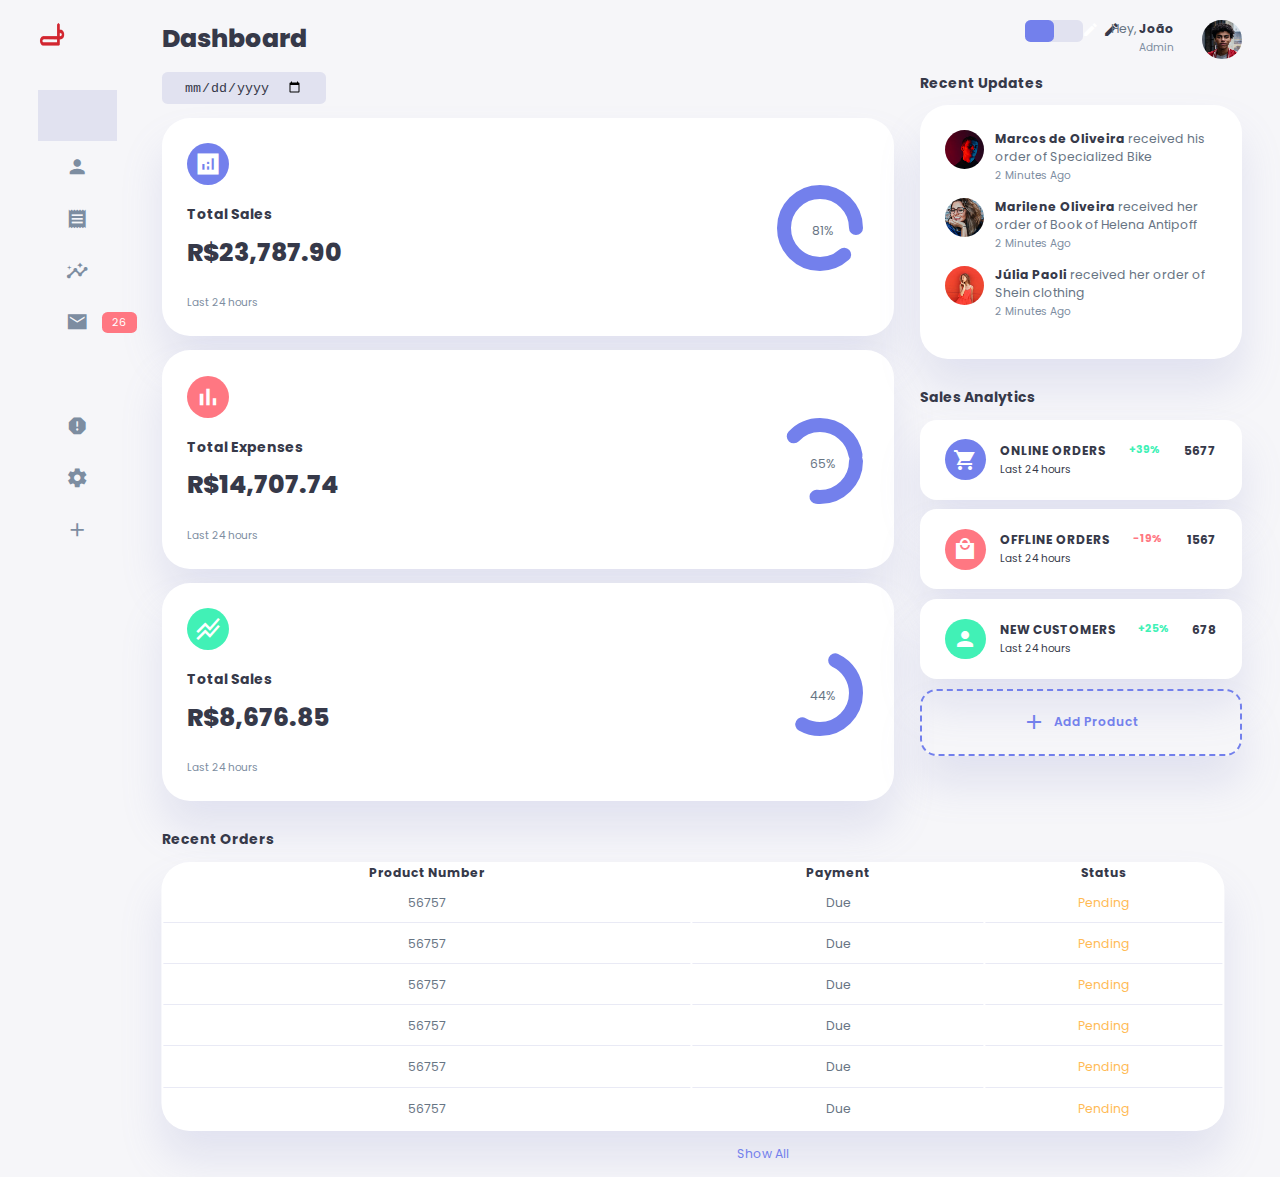
<file: index.html>
<!DOCTYPE html>
<html lang="pt-BR">

<head>
    <meta charset="UTF-8">
    <meta http-equiv="X-UA-Compatible" content="IE=edge">
    <meta name="viewport" content="width=device-width, initial-scale=1.0">

    <!-- MATERIAL ICONS -->
    <link href="https://fonts.googleapis.com/icon?family=Material+Icons+Sharp" rel="stylesheet">
    <!-- STYLE SHEET -->
    <link rel="stylesheet" href="./style/style.css">

    <title>Responsive Dashboard</title>

</head>

<body>
    <div class="container">
        <!-- ============== SIDEBAR V ==============-->
        <aside>
            <div class="top">
                <div class="logo">
                    <img src="./images/logo.png">
                    <h2>JP<span class="danger">SOFTWARES</span></h2>
                </div>
                <div class="close" id="close-btn">
                    <span class="material-icons-sharp">close</span>
                </div>
            </div>
            <div class="sidebar">
                <a href="#" class="active">
                    <span class="material-icons-sharp">grid_view</span>
                    <h3>Dashboard</h3>
                </a>
                <a href="#">
                    <span class="material-icons-sharp">person</span>
                    <h3>Customers</h3>
                </a>
                <a href="#">
                    <span class="material-icons-sharp">receipt</span>
                    <h3>Orders</h3>
                </a>
                <a href="#">
                    <span class="material-icons-sharp">insights</span>
                    <h3>Analytics</h3>
                </a>
                <a href="#">
                    <span class="material-icons-sharp">mail</span>
                    <h3>Messages</h3>
                    <span class="message-count">26</span>
                </a>
                <a href="#">
                    <span class="material-icons-sharp">inventory</span>
                    <h3>Products</h3>
                </a>
                <a href="#">
                    <span class="material-icons-sharp">report</span>
                    <h3>Reports</h3>
                </a>
                <a href="#">
                    <span class="material-icons-sharp">settings</span>
                    <h3>Settings</h3>
                </a>
                <a href="#">
                    <span class="material-icons-sharp">add</span>
                    <h3>Add Product</h3>
                </a>
                <a href="#">
                    <span class="material-icons-sharp">logout</span>
                    <h3>Logout</h3>
                </a>
            </div>
        </aside>
        <!-- ============== SIDEBAR END^ ==================== -->
        <main>
            <h1>Dashboard</h1>
            <div class="date">
                <input type="date">
            </div>
            <!-- ============== INSIGHTTS =================-->
            <!-- SALES -->
            <div class="insights">
                <div class="sales">
                    <span class="material-icons-sharp">analytics</span>
                    <div class="middle">
                        <div class="left">
                            <h3>Total Sales</h3>
                            <h1>R$23,787.90</h1>
                        </div>
                        <div class="progress">
                            <svg>
                                <circle cx="38" cy="38" r="36"></circle>
                            </svg>
                            <div class="number">
                                <p>81%</p>
                            </div>
                        </div>
                    </div>
                    <small class="text-muted">Last 24 hours</small>
                </div>
            <!-- EXPENSES -->
                <div class="expenses">
                    <span class="material-icons-sharp">bar_chart</span>
                    <div class="middle">
                        <div class="left">
                            <h3>Total Expenses</h3>
                            <h1>R$14,707.74</h1>
                        </div>
                        <div class="progress">
                            <svg>
                                <circle cx="38" cy="38" r="36"></circle>
                            </svg>
                            <div class="number">
                                <p>65%</p>
                            </div>
                        </div>
                    </div>
                    <small class="text-muted">Last 24 hours</small>
                </div>
            <!-- INCOME -->
                <div class="income">
                    <span class="material-icons-sharp">stacked_line_chart</span>
                    <div class="middle">
                        <div class="left">
                            <h3>Total Sales</h3>
                            <h1>R$8,676.85</h1>
                        </div>
                        <div class="progress">
                            <svg>
                                <circle cx="38" cy="38" r="36"></circle>
                            </svg>
                            <div class="number">
                                <p>44%</p>
                            </div>
                        </div>
                    </div>
                    <small class="text-muted">Last 24 hours</small>
                </div>
            </div>
            <!-- END OF INSIGHTS -->

            <div class="recent-orders">
                <h2>Recent Orders</h2>
                <table>
                    <thead>
                        <tr>
                            <th>Product Name</th>
                            <th>Product Number</th>
                            <th>Payment</th>
                            <th>Status</th>
                            <th></th>
                        </tr>
                    </thead>
                    <tbody>
                        <tr>
                            <td>Smart Phone</td>
                            <td>56757</td>
                            <td>Due</td>
                            <td class="warning">Pending</td>
                            <td class="primary">Details</td>
                        </tr>
                        <tr>
                            <td>Smart Phone</td>
                            <td>56757</td>
                            <td>Due</td>
                            <td class="warning">Pending</td>
                            <td class="primary">Details</td>
                        </tr>
                        <tr>
                            <td>Smart Phone</td>
                            <td>56757</td>
                            <td>Due</td>
                            <td class="warning">Pending</td>
                            <td class="primary">Details</td>
                        </tr>
                        <tr>
                            <td>Smart Phone</td>
                            <td>56757</td>
                            <td>Due</td>
                            <td class="warning">Pending</td>
                            <td class="primary">Details</td>
                        </tr>
                        <tr>
                            <td>Smart Phone</td>
                            <td>56757</td>
                            <td>Due</td>
                            <td class="warning">Pending</td>
                            <td class="primary">Details</td>
                        </tr>
                        <tr>
                            <td>Smart Phone</td>
                            <td>56757</td>
                            <td>Due</td>
                            <td class="warning">Pending</td>
                            <td class="primary">Details</td>
                        </tr>
                    </tbody>
                </table>
                <a href="#">Show All</a>
            </div>
        </main>
        <!-- ============== MAIN END^ ==================== -->

        <div class="right">
            <div class="top">
                <button id="menu-btn">
                    <span class="material-icons-sharp">menu</span>
                </button>
                <div class="theme-toggler">
                    <span class="material-icons-sharp active">light_mode</span>
                    <span class="material-icons-sharp">dark_mode</span>
                </div>
                <div class="profile">
                    <div class="info">
                        <p>Hey, <b>João</b></p>
                        <small class="text-muted">Admin</small>
                    </div>
                    <div class="profile-photo">
                        <img src="./images/profile-1.jpg">
                    </div>
                </div>
            </div>
            <!-- TOP END -->
            <div class="recent-updates">
                <h2>Recent Updates</h2>
                <div class="updates">
                    <div class="update">
                        <div class="profile-photo">
                            <img src="./images/profile-2.jpg">
                        </div>
                        <div class="message">
                            <p><b>Marcos de Oliveira</b> received his order of Specialized Bike</p>
                            <small class="text-muted">2 Minutes Ago</small>
                        </div>
                    </div>
                    <div class="update">
                        <div class="profile-photo">
                            <img src="./images/profile-3.jpg">
                        </div>
                        <div class="message">
                            <p><b>Marilene Oliveira</b> received her order of Book of Helena Antipoff</p>
                            <small class="text-muted">2 Minutes Ago</small>
                        </div>
                    </div>
                    <div class="update">
                        <div class="profile-photo">
                            <img src="./images/profile-4.jpg">
                        </div>
                        <div class="message">
                            <p><b>Júlia Paoli</b> received her order of Shein clothing</p>
                            <small class="text-muted">2 Minutes Ago</small>
                        </div>
                    </div>
                </div>
            </div>
            <!-- ==================== RECENT UPDATES END ==================== -->
            <div class="sales-analytics">
                <h2>Sales Analytics</h2>
                <div class="item online">
                    <div class="icon">
                        <span class="material-icons-sharp">shopping_cart</span>
                    </div>
                    <div class="right">
                        <div class="info">
                            <h3>ONLINE ORDERS</h3>
                            <small class="texte-mutes">Last 24 hours</small>
                        </div>
                        <h5 class="success">+39%</h5>
                        <h3>5677</h3>
                    </div>
                </div>
                <div class="item offline">
                    <div class="icon">
                        <span class="material-icons-sharp">local_mall</span>
                    </div>
                    <div class="right">
                        <div class="info">
                            <h3>OFFLINE ORDERS</h3>
                            <small class="texte-mutes">Last 24 hours</small>
                        </div>
                        <h5 class="danger">-19%</h5>
                        <h3>1567</h3>
                    </div>
                </div>
                <div class="item customers">
                    <div class="icon">
                        <span class="material-icons-sharp">person</span>
                    </div>
                    <div class="right">
                        <div class="info">
                            <h3>NEW CUSTOMERS</h3>
                            <small class="texte-mutes">Last 24 hours</small>
                        </div>
                        <h5 class="success">+25%</h5>
                        <h3>678</h3>
                    </div>
                </div>
                <div class="item add-product">
                    <div>
                        <span class="material-icons-sharp">add</span>
                        <h3>Add Product</h3>
                    </div>
                </div>
            </div>
        </div>
    </div>

    <script src="./js/index.js"></script>
</body>

</html>
</file>
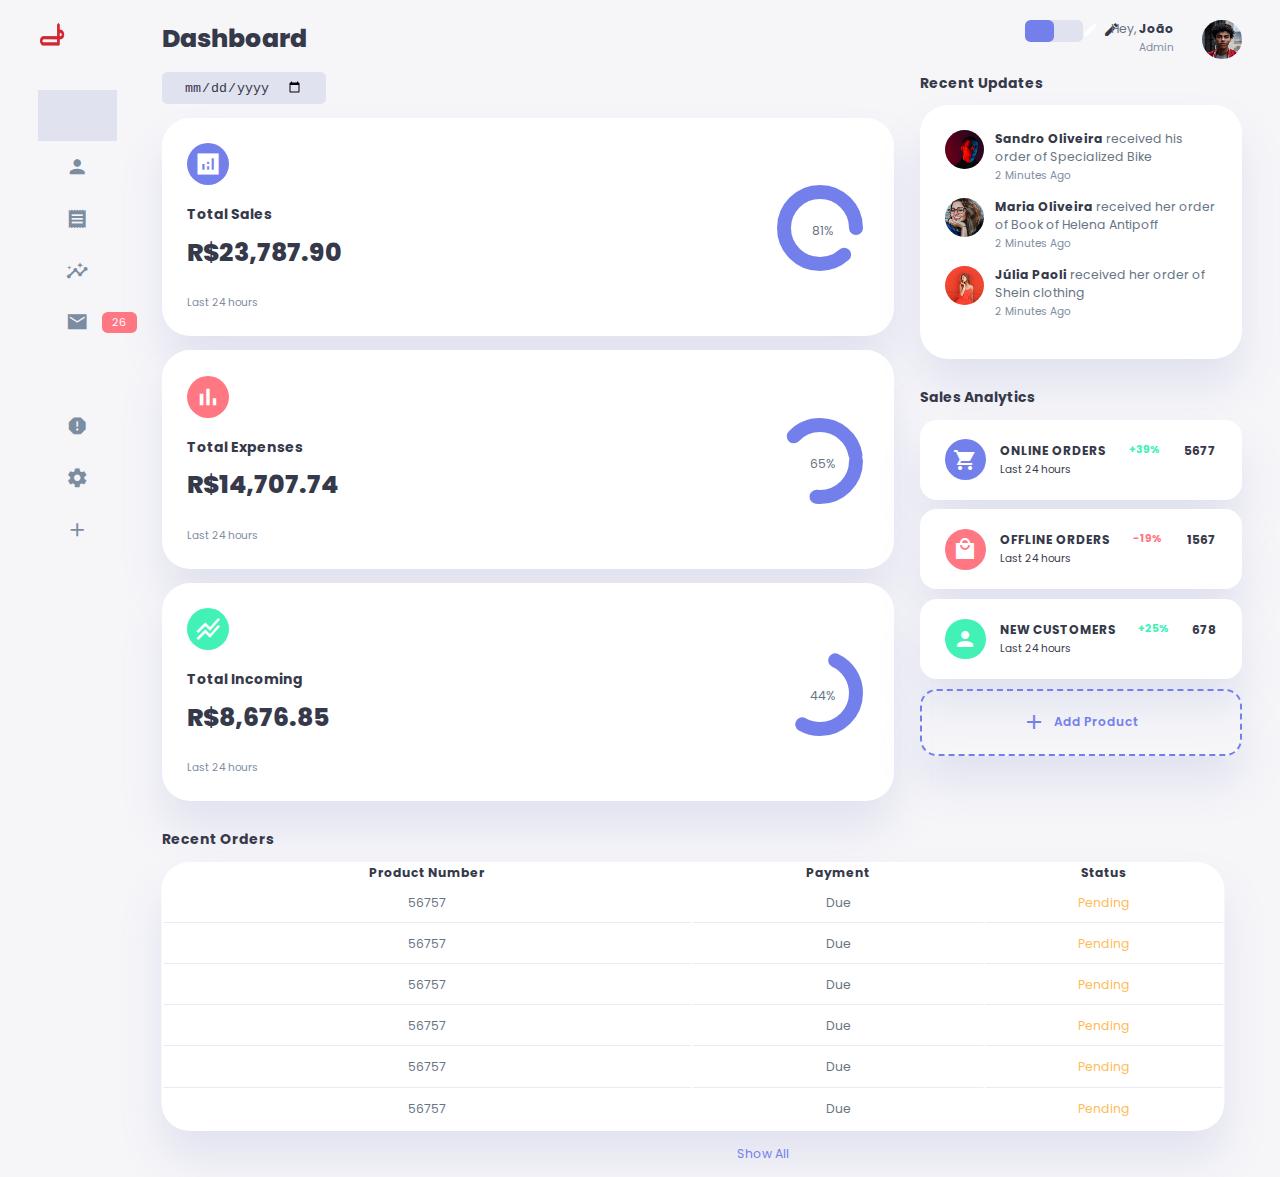
<file: public/index.html>
<!DOCTYPE html>
<html lang="pt-BR">

<head>
    <meta charset="UTF-8">
    <meta http-equiv="X-UA-Compatible" content="IE=edge">
    <meta name="viewport" content="width=device-width, initial-scale=1.0">

    <!-- MATERIAL ICONS -->
    <link href="https://fonts.googleapis.com/icon?family=Material+Icons+Sharp" rel="stylesheet">
    <!-- STYLE SHEET -->
    <link rel="stylesheet" href="./style/style.css">

    <title>Responsive Dashboard</title>

</head>

<body>
    <div class="container">
        <!-- ============== SIDEBAR V ==============-->
        <aside>
            <div class="top">
                <div class="logo">
                    <img src="./images/logo.png">
                    <h2>JP<span class="danger">SOFTWARES</span></h2>
                </div>
                <div class="close" id="close-btn">
                    <span class="material-icons-sharp">close</span>
                </div>
            </div>
            <div class="sidebar">
                <a href="#" class="active">
                    <span class="material-icons-sharp">grid_view</span>
                    <h3>Dashboard</h3>
                </a>
                <a href="#">
                    <span class="material-icons-sharp">person</span>
                    <h3>Customers</h3>
                </a>
                <a href="#">
                    <span class="material-icons-sharp">receipt</span>
                    <h3>Orders</h3>
                </a>
                <a href="#">
                    <span class="material-icons-sharp">insights</span>
                    <h3>Analytics</h3>
                </a>
                <a href="#">
                    <span class="material-icons-sharp">mail</span>
                    <h3>Messages</h3>
                    <span class="message-count">26</span>
                </a>
                <a href="#">
                    <span class="material-icons-sharp">inventory</span>
                    <h3>Products</h3>
                </a>
                <a href="#">
                    <span class="material-icons-sharp">report</span>
                    <h3>Reports</h3>
                </a>
                <a href="#">
                    <span class="material-icons-sharp">settings</span>
                    <h3>Settings</h3>
                </a>
                <a href="#">
                    <span class="material-icons-sharp">add</span>
                    <h3>Add Product</h3>
                </a>
                <a href="#">
                    <span class="material-icons-sharp">logout</span>
                    <h3>Logout</h3>
                </a>
            </div>
        </aside>
        <!-- ============== SIDEBAR END^ ==================== -->
        <main>
            <h1>Dashboard</h1>
            <div class="date">
                <input type="date">
            </div>
            <!-- ============== INSIGHTTS =================-->
            <!-- SALES -->
            <div class="insights">
                <div class="sales">
                    <span class="material-icons-sharp">analytics</span>
                    <div class="middle">
                        <div class="left">
                            <h3>Total Sales</h3>
                            <h1>R$23,787.90</h1>
                        </div>
                        <div class="progress">
                            <svg>
                                <circle cx="38" cy="38" r="36"></circle>
                            </svg>
                            <div class="number">
                                <p>81%</p>
                            </div>
                        </div>
                    </div>
                    <small class="text-muted">Last 24 hours</small>
                </div>
            <!-- EXPENSES -->
                <div class="expenses">
                    <span class="material-icons-sharp">bar_chart</span>
                    <div class="middle">
                        <div class="left">
                            <h3>Total Expenses</h3>
                            <h1>R$14,707.74</h1>
                        </div>
                        <div class="progress">
                            <svg>
                                <circle cx="38" cy="38" r="36"></circle>
                            </svg>
                            <div class="number">
                                <p>65%</p>
                            </div>
                        </div>
                    </div>
                    <small class="text-muted">Last 24 hours</small>
                </div>
            <!-- INCOME -->
                <div class="income">
                    <span class="material-icons-sharp">stacked_line_chart</span>
                    <div class="middle">
                        <div class="left">
                            <h3>Total Incoming</h3>
                            <h1>R$8,676.85</h1>
                        </div>
                        <div class="progress">
                            <svg>
                                <circle cx="38" cy="38" r="36"></circle>
                            </svg>
                            <div class="number">
                                <p>44%</p>
                            </div>
                        </div>
                    </div>
                    <small class="text-muted">Last 24 hours</small>
                </div>
            </div>
            <!-- END OF INSIGHTS -->

            <div class="recent-orders">
                <h2>Recent Orders</h2>
                <table>
                    <thead>
                        <tr>
                            <th>Product Name</th>
                            <th>Product Number</th>
                            <th>Payment</th>
                            <th>Status</th>
                            <th></th>
                        </tr>
                    </thead>
                    <tbody>
                        <tr>
                            <td>Smart Phone</td>
                            <td>56757</td>
                            <td>Due</td>
                            <td class="warning">Pending</td>
                            <td class="primary">Details</td>
                        </tr>
                        <tr>
                            <td>Smart Phone</td>
                            <td>56757</td>
                            <td>Due</td>
                            <td class="warning">Pending</td>
                            <td class="primary">Details</td>
                        </tr>
                        <tr>
                            <td>Smart Phone</td>
                            <td>56757</td>
                            <td>Due</td>
                            <td class="warning">Pending</td>
                            <td class="primary">Details</td>
                        </tr>
                        <tr>
                            <td>Smart Phone</td>
                            <td>56757</td>
                            <td>Due</td>
                            <td class="warning">Pending</td>
                            <td class="primary">Details</td>
                        </tr>
                        <tr>
                            <td>Smart Phone</td>
                            <td>56757</td>
                            <td>Due</td>
                            <td class="warning">Pending</td>
                            <td class="primary">Details</td>
                        </tr>
                        <tr>
                            <td>Smart Phone</td>
                            <td>56757</td>
                            <td>Due</td>
                            <td class="warning">Pending</td>
                            <td class="primary">Details</td>
                        </tr>
                    </tbody>
                </table>
                <a href="#">Show All</a>
            </div>
        </main>
        <!-- ============== MAIN END^ ==================== -->

        <div class="right">
            <div class="top">
                <button id="menu-btn">
                    <span class="material-icons-sharp">menu</span>
                </button>
                <div class="theme-toggler">
                    <span class="material-icons-sharp active">light_mode</span>
                    <span class="material-icons-sharp">dark_mode</span>
                </div>
                <div class="profile">
                    <div class="info">
                        <p>Hey, <b>João</b></p>
                        <small class="text-muted">Admin</small>
                    </div>
                    <div class="profile-photo">
                        <img src="./images/profile-1.jpg">
                    </div>
                </div>
            </div>
            <!-- TOP END -->
            <div class="recent-updates">
                <h2>Recent Updates</h2>
                <div class="updates">
                    <div class="update">
                        <div class="profile-photo">
                            <img src="./images/profile-2.jpg">
                        </div>
                        <div class="message">
                            <p><b>Sandro Oliveira</b> received his order of Specialized Bike</p>
                            <small class="text-muted">2 Minutes Ago</small>
                        </div>
                    </div>
                    <div class="update">
                        <div class="profile-photo">
                            <img src="./images/profile-3.jpg">
                        </div>
                        <div class="message">
                            <p><b>Maria Oliveira</b> received her order of Book of Helena Antipoff</p>
                            <small class="text-muted">2 Minutes Ago</small>
                        </div>
                    </div>
                    <div class="update">
                        <div class="profile-photo">
                            <img src="./images/profile-4.jpg">
                        </div>
                        <div class="message">
                            <p><b>Júlia Paoli</b> received her order of Shein clothing</p>
                            <small class="text-muted">2 Minutes Ago</small>
                        </div>
                    </div>
                </div>
            </div>
            <!-- ==================== RECENT UPDATES END ==================== -->
            <div class="sales-analytics">
                <h2>Sales Analytics</h2>
                <div class="item online">
                    <div class="icon">
                        <span class="material-icons-sharp">shopping_cart</span>
                    </div>
                    <div class="right">
                        <div class="info">
                            <h3>ONLINE ORDERS</h3>
                            <small class="texte-mutes">Last 24 hours</small>
                        </div>
                        <h5 class="success">+39%</h5>
                        <h3>5677</h3>
                    </div>
                </div>
                <div class="item offline">
                    <div class="icon">
                        <span class="material-icons-sharp">local_mall</span>
                    </div>
                    <div class="right">
                        <div class="info">
                            <h3>OFFLINE ORDERS</h3>
                            <small class="texte-mutes">Last 24 hours</small>
                        </div>
                        <h5 class="danger">-19%</h5>
                        <h3>1567</h3>
                    </div>
                </div>
                <div class="item customers">
                    <div class="icon">
                        <span class="material-icons-sharp">person</span>
                    </div>
                    <div class="right">
                        <div class="info">
                            <h3>NEW CUSTOMERS</h3>
                            <small class="texte-mutes">Last 24 hours</small>
                        </div>
                        <h5 class="success">+25%</h5>
                        <h3>678</h3>
                    </div>
                </div>
                <div class="item add-product">
                    <div>
                        <span class="material-icons-sharp">add</span>
                        <h3>Add Product</h3>
                    </div>
                </div>
            </div>
        </div>
    </div>

    <script src="./js/index.js"></script>
</body>

</html>
</file>
<file: style/style.css>
@import url('https://fonts.googleapis.com/css2?family=Poppins:wght@300;400;500;600;700;800&display=swap');

/* ROOT VARIABLES */

:root {
    --color-primary: #7380ec;
    --color-danger: #ff7782;
    --color-success: #41f1b6;
    --color-warning: #ffbb55;
    --color-white: #fff;
    --color-info-dark: #7d8da1;
    --color-info-light: #dce1eb;
    --color-dark: #363949;
    --color-light: rgba(132, 139, 200, 0.18);
    --color-primary-variant: #111e88;
    --color-dark-variant: #677483;
    --color-background: #f6f6f9;

    --card-border-radius: 2rem;
    --border-radius-1: 0.4rem;
    --border-radius-2: 0.8rem;
    --border-radius-3: 1.2rem;

    --card-padding: 1.8rem;
    --padding-1: 1.2rem;

    --box-shadow: 0 2rem 3rem var(--color-light);
}

/* =================== DARK THEME VARIABLES ================== */

.dark-theme-variables {
    --color-background: #181a1e;
    --color-white: #202528;
    --color-dark: #edeffd;
    --color-dark-variant: #a3bdcc;
    --color-light: rgba(0, 0, 0, 0.4);
    --box-shadow: 0 2rem 3rem var(--color-light);
}

* {
    margin: 0;
    padding: 0;
    outline: 0;
    appearance: none;
    border: 0;
    text-decoration: none;
    list-style: none;
    box-sizing: border-box;
}

html {
    font-size: 14px;
}

body {
    width: 100vw;
    height: 100vh;
    font-family: poppins, sans-serif;
    font-size: 0.88rem;
    background: var(--color-background);
    user-select: none;
    overflow-x: hidden;
    color: var(--color-dark);
}

.container {
    display: grid;
    width: 96%;
    margin: 0 auto;
    gap: 1.8rem;
    grid-template-columns: 14rem auto 23rem;

}

a {
    color: var(--color-dark);
}

img {
    display: block;
    width: 100%;
}

h1 {
    font-weight: 800;
    font-size: 1.8rem;
}

h2 {
    font-size: 1.0rem;
}

h3 {
    font-size: 0.87rem;
}

h4 {
    font-size: 0.8rem;
}

h5 {
    font-size: 0.77rem;
}

small {
    font-size: 0.75rem;
}

.profile-photo {
    width: 2.8rem;
    height: 2.8rem;
    border-radius: 50%;
    overflow: hidden;
}

.text-muted {
    color: var(--color-info-dark);
}

p {
    color: var(--color-dark-variant);
}

b {
    color: var(--color-dark);
}

.primary {
    color: var(--color-primary);
}

.danger {
    color: var(--color-danger);
}

.success {
    color: var(--color-success);
}

.warning {
    color: var(--color-warning);
}

aside {
    height: 100vh;
}

aside .top {
    display: flex;
    align-items: center;
    justify-content: space-between;
    margin-top: 1.4rem;
}

aside .logo {
    display: flex;
    gap: 0.8rem;
}

aside .logo img {
    width: 2rem;
    height: 2rem;
}

aside .close {
    display: none;
}

/* =========================================SIDE BAR============================================= */

aside .sidebar {
    display: flex;
    flex-direction: column;
    height: 86vh;
    position: relative;
    top: 3rem;
}

aside h3 {
    font-weight: 500;
}

aside .sidebar a {
    display: flex;
    color: var(--color-info-dark);
    margin-left: 2rem;
    gap: 1rem;
    align-items: center;
    position: relative;
    height: 3.7rem;
    transition: all 300ms ease;
}

aside .sidebar a span {
    font-size: 1.6rem;
    transition: all 300ms ease;
}

aside .sidebar a:last-child {
    position: absolute;
    bottom: 2rem;
    width: 100%;
}

aside .sidebar a.active {
    background: var(--color-light);
    color: var(--color-primary);
    margin-left: 0;
}

aside .sidebar a.active:before {
    content: '';
    width: 6px;
    height: 100%;
    background: var(--color-primary);
}

aside .sidebar a.active span {
    color: var(--color-primary);
    margin-left: calc(1rem-3px);
}

aside .sidebar a:hover {
    color: var(--color-primary);
}

aside .sidebar a:hover span {
    margin-left: 1rem;
}

aside .sidebar .message-count {
    background: var(--color-danger);
    color: var(--color-white);
    padding: 2px 10px;
    font-size: 11px;
    border-radius: var(--border-radius-1);
}

/* ========================================= MAIN ============================================= */

main {
    margin-top: 1.4rem;

}

main .date {
    display: inline-block;
    background: var(--color-light);
    border-radius: var(--border-radius-1);
    margin-top: 1rem;
    padding: 0.5rem 1.6rem;
}

main .date input[type='date'] {
    background: transparent;
    color: var(--color-dark);
}

main .insights {
    display: grid;
    grid-template-columns: repeat(3, 1fr);
    gap: 1.6rem;
}

main .insights>div {
    background: var(--color-white);
    padding: var(--card-padding);
    border-radius: var(--card-border-radius);
    margin-top: 1rem;
    box-shadow: var(--box-shadow);
    transition: all 300ms ease;
}

main .insights>div:hover {
    box-shadow: none;
}

main .insights>div span {
    background: var(--color-primary);
    padding: 0.5rem;
    border-radius: 50%;
    color: var(--color-white);
    font-size: 2rem;
}

main .insights>div.expenses span {
    background: var(--color-danger);
}

main .insights>div.income span {
    background: var(--color-success);
}

main .insights>div .middle {
    display: flex;
    align-items: center;
    justify-content: space-between;
}

main .insights h3 {
    margin: 1rem 0 0.6rem;
    font-size: 1rem;
}

main .insights .progress {
    position: relative;
    width: 92px;
    height: 92px;
    border-radius: 50%;
}

main .insights svg {
    width: 7rem;
    height: 7rem;
}

main .insights svg circle {
    fill: none;
    stroke: var(--color-primary);
    stroke-width: 14;
    stroke-linecap: round;
    transform: translate(5px, 5px);
    stroke-dasharray: 110;
    stroke-dashoffset: 92;
}

main .insights .sales svg circle {
    stroke-dashoffset: -30;
    stroke-dasharray: 200;
}

main .insights .expenses svg circle {
    stroke-dashoffset: 20;
    stroke-dasharray: 80;
}

main .insights .income svg circle {
    stroke-dashoffset: 35;
    stroke-dasharray: 110;
}

main .insights .progress .number {
    position: absolute;
    top: 0;
    left: 0;
    height: 100%;
    width: 100%;
    display: flex;
    justify-content: center;
    align-items: center;
}

main .insights small {
    margin-top: 1.3rem;
    display: block;
}


/* ========================================= RIGHT ============================================= */

main .recent-orders {
    margin-top: 2rem;
}

main .recent-orders h2 {
    margin-bottom: 0.8rem;
}

main .recent-orders table {
    background: var(--color-white);
    width: 100%;
    border-radius: var(--card-border-radius);
    pad: var(--card-padding);
    text-align: center;
    box-shadow: var(--box-shadow);
    transition: all 300ms ease;
}

main .recent-orders table:hover {
    box-shadow: none;
}

main table tbody td {
    height: 2.8rem;
    border-bottom: 1px solid var(--color-light);
    color: var(--color-dark-variant);
}

main table tbody tr:last-child td {
    border: none;
}

main .recent-orders a {
    text-align: center;
    display: block;
    margin: 1rem auto;
    color: var(--color-primary);
}

/* ========================================= RIGHT ============================================= */

.right {
    margin-top: 1.4rem;
}

.right .top {
    display: flex;
    justify-content: end;
    gap: 2rem;
}

.right .top button {
    display: none;
}

.right .theme-toggler {
    background: var(--color-light);
    display: flex;
    justify-content: space-between;
    align-items: center;
    height: 1.6rem;
    width: 4.2rem;
    cursor: pointer;
    border-radius: var(--border-radius-1);
}

.right .theme-toggler span {
    font-size: 1.2rem;
    width: 50%;
    height: 100%;
    display: flex;
    align-items: center;
    justify-content: center;
}

.right .theme-toggler span.active {
    background: var(--color-primary);
    color: white;
    border-radius: var(--border-radius-1);
}

.right .top .profile {
    display: flex;
    gap: 2rem;
    text-align: right;
}


/* ========================================= RECENT UPDATES ============================================= */

.right .recent-updates {
    margin-top: 1rem;
}

.right .recent-updates h2 {
    margin-bottom: 0.8rem;
}

.right .recent-updates .updates {
    background: var(--color-white);
    padding: var(--card-padding);
    border-radius: var(--card-border-radius);
    box-shadow: var(--box-shadow);
    transition: all 300ms ease;
}

.right .recent-updates .updates:hover {
    box-shadow: none;
}

.right .recent-updates .updates .update {
    display: grid;
    grid-template-columns: 2.6rem auto;
    gap: 1rem;
    margin-bottom: 1rem;
}


/* ========================================= RECENT UPDATES ============================================= */

.right .sales-analytics {
    margin-top: 2rem;
}

.right .sales-analytics h2 {
    margin-bottom: 0.8rem;
}

.right .sales-analytics .item {
    background: var(--color-white);
    display: flex;
    align-items: center;
    gap: 1rem;
    margin-bottom: 0.7rem;
    padding: 1.4rem var(--card-padding);
    border-radius: var(--border-radius-3);
    box-shadow: var(--box-shadow);
    transition: all 300ms ease;
}

.right .sales-analytics .item:hover {
    box-shadow: none;
}

.right .sales-analytics .item .right {
    display: flex;
    justify-content: space-between;
    align-items: start;
    margin: 0;
    width: 100%;
}

.right .sales-analytics .item .icon {
    padding: 00.6rem;
    color: var(--color-white);
    border-radius: 50%;
    background: var(--color-primary);
    display: flex;
}

.right .sales-analytics .item.offline .icon {
    background: var(--color-danger);
}

.right .sales-analytics .item.customers .icon {
    background: var(--color-success);
}

.right .sales-analytics .add-product {
    background-color: transparent;
    border: 2px dashed var(--color-primary);
    color: var(--color-primary);
    display: flex;
    align-items: center;
    justify-content: center;
}

.right .sales-analytics .add-product:hover {
    background: var(--color-primary);
    color: white;
}

.right .sales-analytics .add-product div {
    display: flex;
    align-items: center;
    gap: 0.6rem;
}

.right .sales-analytics .add-product div h3 {
    font-weight: 600;
}


/* ========================================= MEDIA QUERIES 1 ============================================= */

@media screen and (max-width: 1280px) {
    .container {
        width: 94%;
        grid-template-columns: 7rem auto 23rem;
    }

    aside .logo h2 {
        display: none;

    }

    aside .sidebar h3 {
        display: none;
    }

    aside .sidebar a {
        width: 5.6rem;
    }

    aside .sidebar a:last-child {
        position: relative;
        margin-top: 1.8rem;
    }

    main .insights {
        grid-template-columns: 1fr;
        gap: 0;
    }

    main .recent-orders {
        width: 94%;
        position: absolute;
        left: 50%;
        transform: translateX(-50%);
        margin: 2rem 0 0 8.8rem;
    }

    main .recent-orders table {
        width: 83vw;
    }

    main table thead tr th:last-child,
    main table thead tr th:first-child {
        display: none;
    }

    main table tbody tr td:last-child,
    main table tbody tr td:first-child {
        display: none;
    }

}

/* ========================================= MEDIA QUERIES 2 ============================================= */

@media screen and (max-width: 768px) {
    .container {
        width: 100%;
        grid-template-columns: 1fr;
    }

    aside {
        position: fixed;
        left: -100%;
        background: var(--color-white);
        width: 18rem;
        z-index: 3;
        box-shadow: 1rem 3 rem 4rem var(--color-light);
        height: 100vh;
        padding-right: var(--card-padding);
        display: none;
        animation: showMenu 350ms ease forwards;
    }

    @keyframes showMenu {
        to {
            left: 0;
        }
    }

    aside .logo {
        margin-left: 1rem;
    }

    aside .logo h2 {
        display: inline;
    }

    aside .sidebar h3 {
        display: inline;
    }

    aside .sidebar a {
        width: 100%;
        height: 3.4rem;
    }

    aside .sidebar a:last-child {
        position: absolute;
        bottom: 5rem;
    }

    aside .close {
        display: inline-block;
        cursor: pointer;
    }

    main {
        margin-top: 8rem;
        padding: 0 1rem;
        margin-right: 1.1rem;
    }

    main .insights>div {
        width: 100%;
    }

    main .recent-orders {
        position: relative;
        margin: 3rem 0 0 0;
        width: 100%;
    }

    .recent-updates {
        margin-right: 1rem;
    }

    .sales-analytics {
        margin-right: 1rem;
    }

    main .recent-orders table {
        width: 100%;
        margin: 0;
    }

    .right {
        width: 94%;
        margin: 0 auto 4rem;
    }

    .right .top {
        position: fixed;
        top: 0;
        left: 0;
        align-items: center;
        padding: 0 0.8rem;
        height: 4.6rem;
        background: var(--color-white);
        width: 100%;
        margin: 0;
        z-index: 2;
        box-shadow: 0 1rem 1rem var(--color-light);
    }

    .right .top .theme-toggler {
        width: 4.4rem;
        position: absolute;
        left: 66%;
    }

    .right .profile .info {
        display: none;
    }

    .right .top button {
        display: inline-block;
        background: transparent;
        cursor: pointer;
        color: var(--color-dark);
        position: absolute;
        left: 1rem;
    }

    .right .top button span {
        font-size: 2rem;
    }
}
</file>
<file: public/style/style.css>
@import url('https://fonts.googleapis.com/css2?family=Poppins:wght@300;400;500;600;700;800&display=swap');

/* ROOT VARIABLES */

:root {
    --color-primary: #7380ec;
    --color-danger: #ff7782;
    --color-success: #41f1b6;
    --color-warning: #ffbb55;
    --color-white: #fff;
    --color-info-dark: #7d8da1;
    --color-info-light: #dce1eb;
    --color-dark: #363949;
    --color-light: rgba(132, 139, 200, 0.18);
    --color-primary-variant: #111e88;
    --color-dark-variant: #677483;
    --color-background: #f6f6f9;

    --card-border-radius: 2rem;
    --border-radius-1: 0.4rem;
    --border-radius-2: 0.8rem;
    --border-radius-3: 1.2rem;

    --card-padding: 1.8rem;
    --padding-1: 1.2rem;

    --box-shadow: 0 2rem 3rem var(--color-light);
}

/* =================== DARK THEME VARIABLES ================== */

.dark-theme-variables {
    --color-background: #181a1e;
    --color-white: #202528;
    --color-dark: #edeffd;
    --color-dark-variant: #a3bdcc;
    --color-light: rgba(0, 0, 0, 0.4);
    --box-shadow: 0 2rem 3rem var(--color-light);
}

* {
    margin: 0;
    padding: 0;
    outline: 0;
    appearance: none;
    border: 0;
    text-decoration: none;
    list-style: none;
    box-sizing: border-box;
}

html {
    font-size: 14px;
}

body {
    width: 100vw;
    height: 100vh;
    font-family: poppins, sans-serif;
    font-size: 0.88rem;
    background: var(--color-background);
    user-select: none;
    overflow-x: hidden;
    color: var(--color-dark);
}

.container {
    display: grid;
    width: 96%;
    margin: 0 auto;
    gap: 1.8rem;
    grid-template-columns: 14rem auto 23rem;

}

a {
    color: var(--color-dark);
}

img {
    display: block;
    width: 100%;
}

h1 {
    font-weight: 800;
    font-size: 1.8rem;
}

h2 {
    font-size: 1.0rem;
}

h3 {
    font-size: 0.87rem;
}

h4 {
    font-size: 0.8rem;
}

h5 {
    font-size: 0.77rem;
}

small {
    font-size: 0.75rem;
}

.profile-photo {
    width: 2.8rem;
    height: 2.8rem;
    border-radius: 50%;
    overflow: hidden;
}

.text-muted {
    color: var(--color-info-dark);
}

p {
    color: var(--color-dark-variant);
}

b {
    color: var(--color-dark);
}

.primary {
    color: var(--color-primary);
}

.danger {
    color: var(--color-danger);
}

.success {
    color: var(--color-success);
}

.warning {
    color: var(--color-warning);
}

aside {
    height: 100vh;
}

aside .top {
    display: flex;
    align-items: center;
    justify-content: space-between;
    margin-top: 1.4rem;
}

aside .logo {
    display: flex;
    gap: 0.8rem;
}

aside .logo img {
    width: 2rem;
    height: 2rem;
}

aside .close {
    display: none;
}

/* =========================================SIDE BAR============================================= */

aside .sidebar {
    display: flex;
    flex-direction: column;
    height: 86vh;
    position: relative;
    top: 3rem;
}

aside h3 {
    font-weight: 500;
}

aside .sidebar a {
    display: flex;
    color: var(--color-info-dark);
    margin-left: 2rem;
    gap: 1rem;
    align-items: center;
    position: relative;
    height: 3.7rem;
    transition: all 300ms ease;
}

aside .sidebar a span {
    font-size: 1.6rem;
    transition: all 300ms ease;
}

aside .sidebar a:last-child {
    position: absolute;
    bottom: 2rem;
    width: 100%;
}

aside .sidebar a.active {
    background: var(--color-light);
    color: var(--color-primary);
    margin-left: 0;
}

aside .sidebar a.active:before {
    content: '';
    width: 6px;
    height: 100%;
    background: var(--color-primary);
}

aside .sidebar a.active span {
    color: var(--color-primary);
    margin-left: calc(1rem-3px);
}

aside .sidebar a:hover {
    color: var(--color-primary);
}

aside .sidebar a:hover span {
    margin-left: 1rem;
}

aside .sidebar .message-count {
    background: var(--color-danger);
    color: var(--color-white);
    padding: 2px 10px;
    font-size: 11px;
    border-radius: var(--border-radius-1);
}

/* ========================================= MAIN ============================================= */

main {
    margin-top: 1.4rem;

}

main .date {
    display: inline-block;
    background: var(--color-light);
    border-radius: var(--border-radius-1);
    margin-top: 1rem;
    padding: 0.5rem 1.6rem;
}

main .date input[type='date'] {
    background: transparent;
    color: var(--color-dark);
}

main .insights {
    display: grid;
    grid-template-columns: repeat(3, 1fr);
    gap: 1.6rem;
}

main .insights>div {
    background: var(--color-white);
    padding: var(--card-padding);
    border-radius: var(--card-border-radius);
    margin-top: 1rem;
    box-shadow: var(--box-shadow);
    transition: all 300ms ease;
}

main .insights>div:hover {
    box-shadow: none;
}

main .insights>div span {
    background: var(--color-primary);
    padding: 0.5rem;
    border-radius: 50%;
    color: var(--color-white);
    font-size: 2rem;
}

main .insights>div.expenses span {
    background: var(--color-danger);
}

main .insights>div.income span {
    background: var(--color-success);
}

main .insights>div .middle {
    display: flex;
    align-items: center;
    justify-content: space-between;
}

main .insights h3 {
    margin: 1rem 0 0.6rem;
    font-size: 1rem;
}

main .insights .progress {
    position: relative;
    width: 92px;
    height: 92px;
    border-radius: 50%;
}

main .insights svg {
    width: 7rem;
    height: 7rem;
}

main .insights svg circle {
    fill: none;
    stroke: var(--color-primary);
    stroke-width: 14;
    stroke-linecap: round;
    transform: translate(5px, 5px);
    stroke-dasharray: 110;
    stroke-dashoffset: 92;
}

main .insights .sales svg circle {
    stroke-dashoffset: -30;
    stroke-dasharray: 200;
}

main .insights .expenses svg circle {
    stroke-dashoffset: 20;
    stroke-dasharray: 80;
}

main .insights .income svg circle {
    stroke-dashoffset: 35;
    stroke-dasharray: 110;
}

main .insights .progress .number {
    position: absolute;
    top: 0;
    left: 0;
    height: 100%;
    width: 100%;
    display: flex;
    justify-content: center;
    align-items: center;
}

main .insights small {
    margin-top: 1.3rem;
    display: block;
}


/* ========================================= RIGHT ============================================= */

main .recent-orders {
    margin-top: 2rem;
}

main .recent-orders h2 {
    margin-bottom: 0.8rem;
}

main .recent-orders table {
    background: var(--color-white);
    width: 100%;
    border-radius: var(--card-border-radius);
    pad: var(--card-padding);
    text-align: center;
    box-shadow: var(--box-shadow);
    transition: all 300ms ease;
}

main .recent-orders table:hover {
    box-shadow: none;
}

main table tbody td {
    height: 2.8rem;
    border-bottom: 1px solid var(--color-light);
    color: var(--color-dark-variant);
}

main table tbody tr:last-child td {
    border: none;
}

main .recent-orders a {
    text-align: center;
    display: block;
    margin: 1rem auto;
    color: var(--color-primary);
}

/* ========================================= RIGHT ============================================= */

.right {
    margin-top: 1.4rem;
}

.right .top {
    display: flex;
    justify-content: end;
    gap: 2rem;
}

.right .top button {
    display: none;
}

.right .theme-toggler {
    background: var(--color-light);
    display: flex;
    justify-content: space-between;
    align-items: center;
    height: 1.6rem;
    width: 4.2rem;
    cursor: pointer;
    border-radius: var(--border-radius-1);
}

.right .theme-toggler span {
    font-size: 1.2rem;
    width: 50%;
    height: 100%;
    display: flex;
    align-items: center;
    justify-content: center;
}

.right .theme-toggler span.active {
    background: var(--color-primary);
    color: white;
    border-radius: var(--border-radius-1);
}

.right .top .profile {
    display: flex;
    gap: 2rem;
    text-align: right;
}


/* ========================================= RECENT UPDATES ============================================= */

.right .recent-updates {
    margin-top: 1rem;
}

.right .recent-updates h2 {
    margin-bottom: 0.8rem;
}

.right .recent-updates .updates {
    background: var(--color-white);
    padding: var(--card-padding);
    border-radius: var(--card-border-radius);
    box-shadow: var(--box-shadow);
    transition: all 300ms ease;
}

.right .recent-updates .updates:hover {
    box-shadow: none;
}

.right .recent-updates .updates .update {
    display: grid;
    grid-template-columns: 2.6rem auto;
    gap: 1rem;
    margin-bottom: 1rem;
}


/* ========================================= RECENT UPDATES ============================================= */

.right .sales-analytics {
    margin-top: 2rem;
}

.right .sales-analytics h2 {
    margin-bottom: 0.8rem;
}

.right .sales-analytics .item {
    background: var(--color-white);
    display: flex;
    align-items: center;
    gap: 1rem;
    margin-bottom: 0.7rem;
    padding: 1.4rem var(--card-padding);
    border-radius: var(--border-radius-3);
    box-shadow: var(--box-shadow);
    transition: all 300ms ease;
}

.right .sales-analytics .item:hover {
    box-shadow: none;
}

.right .sales-analytics .item .right {
    display: flex;
    justify-content: space-between;
    align-items: start;
    margin: 0;
    width: 100%;
}

.right .sales-analytics .item .icon {
    padding: 00.6rem;
    color: var(--color-white);
    border-radius: 50%;
    background: var(--color-primary);
    display: flex;
}

.right .sales-analytics .item.offline .icon {
    background: var(--color-danger);
}

.right .sales-analytics .item.customers .icon {
    background: var(--color-success);
}

.right .sales-analytics .add-product {
    background-color: transparent;
    border: 2px dashed var(--color-primary);
    color: var(--color-primary);
    display: flex;
    align-items: center;
    justify-content: center;
}

.right .sales-analytics .add-product:hover {
    background: var(--color-primary);
    color: white;
}

.right .sales-analytics .add-product div {
    display: flex;
    align-items: center;
    gap: 0.6rem;
}

.right .sales-analytics .add-product div h3 {
    font-weight: 600;
}


/* ========================================= MEDIA QUERIES 1 ============================================= */

@media screen and (max-width: 1280px) {
    .container {
        width: 94%;
        grid-template-columns: 7rem auto 23rem;
    }

    aside .logo h2 {
        display: none;

    }

    aside .sidebar h3 {
        display: none;
    }

    aside .sidebar a {
        width: 5.6rem;
    }

    aside .sidebar a:last-child {
        position: relative;
        margin-top: 1.8rem;
    }

    main .insights {
        grid-template-columns: 1fr;
        gap: 0;
    }

    main .recent-orders {
        width: 94%;
        position: absolute;
        left: 50%;
        transform: translateX(-50%);
        margin: 2rem 0 0 8.8rem;
    }

    main .recent-orders table {
        width: 83vw;
    }

    main table thead tr th:last-child,
    main table thead tr th:first-child {
        display: none;
    }

    main table tbody tr td:last-child,
    main table tbody tr td:first-child {
        display: none;
    }

}

/* ========================================= MEDIA QUERIES 2 ============================================= */

@media screen and (max-width: 768px) {
    .container {
        width: 100%;
        grid-template-columns: 1fr;
    }

    aside {
        position: fixed;
        left: -100%;
        background: var(--color-white);
        width: 18rem;
        z-index: 3;
        box-shadow: 1rem 3 rem 4rem var(--color-light);
        height: 100vh;
        padding-right: var(--card-padding);
        display: none;
        animation: showMenu 350ms ease forwards;
    }

    @keyframes showMenu {
        to {
            left: 0;
        }
    }

    aside .logo {
        margin-left: 1rem;
    }

    aside .logo h2 {
        display: inline;
    }

    aside .sidebar h3 {
        display: inline;
    }

    aside .sidebar a {
        width: 100%;
        height: 3.4rem;
    }

    aside .sidebar a:last-child {
        position: absolute;
        bottom: 5rem;
    }

    aside .close {
        display: inline-block;
        cursor: pointer;
    }

    main {
        margin-top: 8rem;
        padding: 0 1rem;
        margin-right: 1.1rem;
    }

    main .insights>div {
        width: 100%;
    }

    main .recent-orders {
        position: relative;
        margin: 3rem 0 0 0;
        width: 100%;
    }

    .recent-updates {
        margin-right: 1rem;
    }

    .sales-analytics {
        margin-right: 1rem;
    }

    main .recent-orders table {
        width: 100%;
        margin: 0;
    }

    .right {
        width: 94%;
        margin: 0 auto 4rem;
    }

    .right .top {
        position: fixed;
        top: 0;
        left: 0;
        align-items: center;
        padding: 0 0.8rem;
        height: 4.6rem;
        background: var(--color-white);
        width: 100%;
        margin: 0;
        z-index: 2;
        box-shadow: 0 1rem 1rem var(--color-light);
    }

    .right .top .theme-toggler {
        width: 4.4rem;
        position: absolute;
        left: 66%;
    }

    .right .profile .info {
        display: none;
    }

    .right .top button {
        display: inline-block;
        background: transparent;
        cursor: pointer;
        color: var(--color-dark);
        position: absolute;
        left: 1rem;
    }

    .right .top button span {
        font-size: 2rem;
    }
}
</file>
